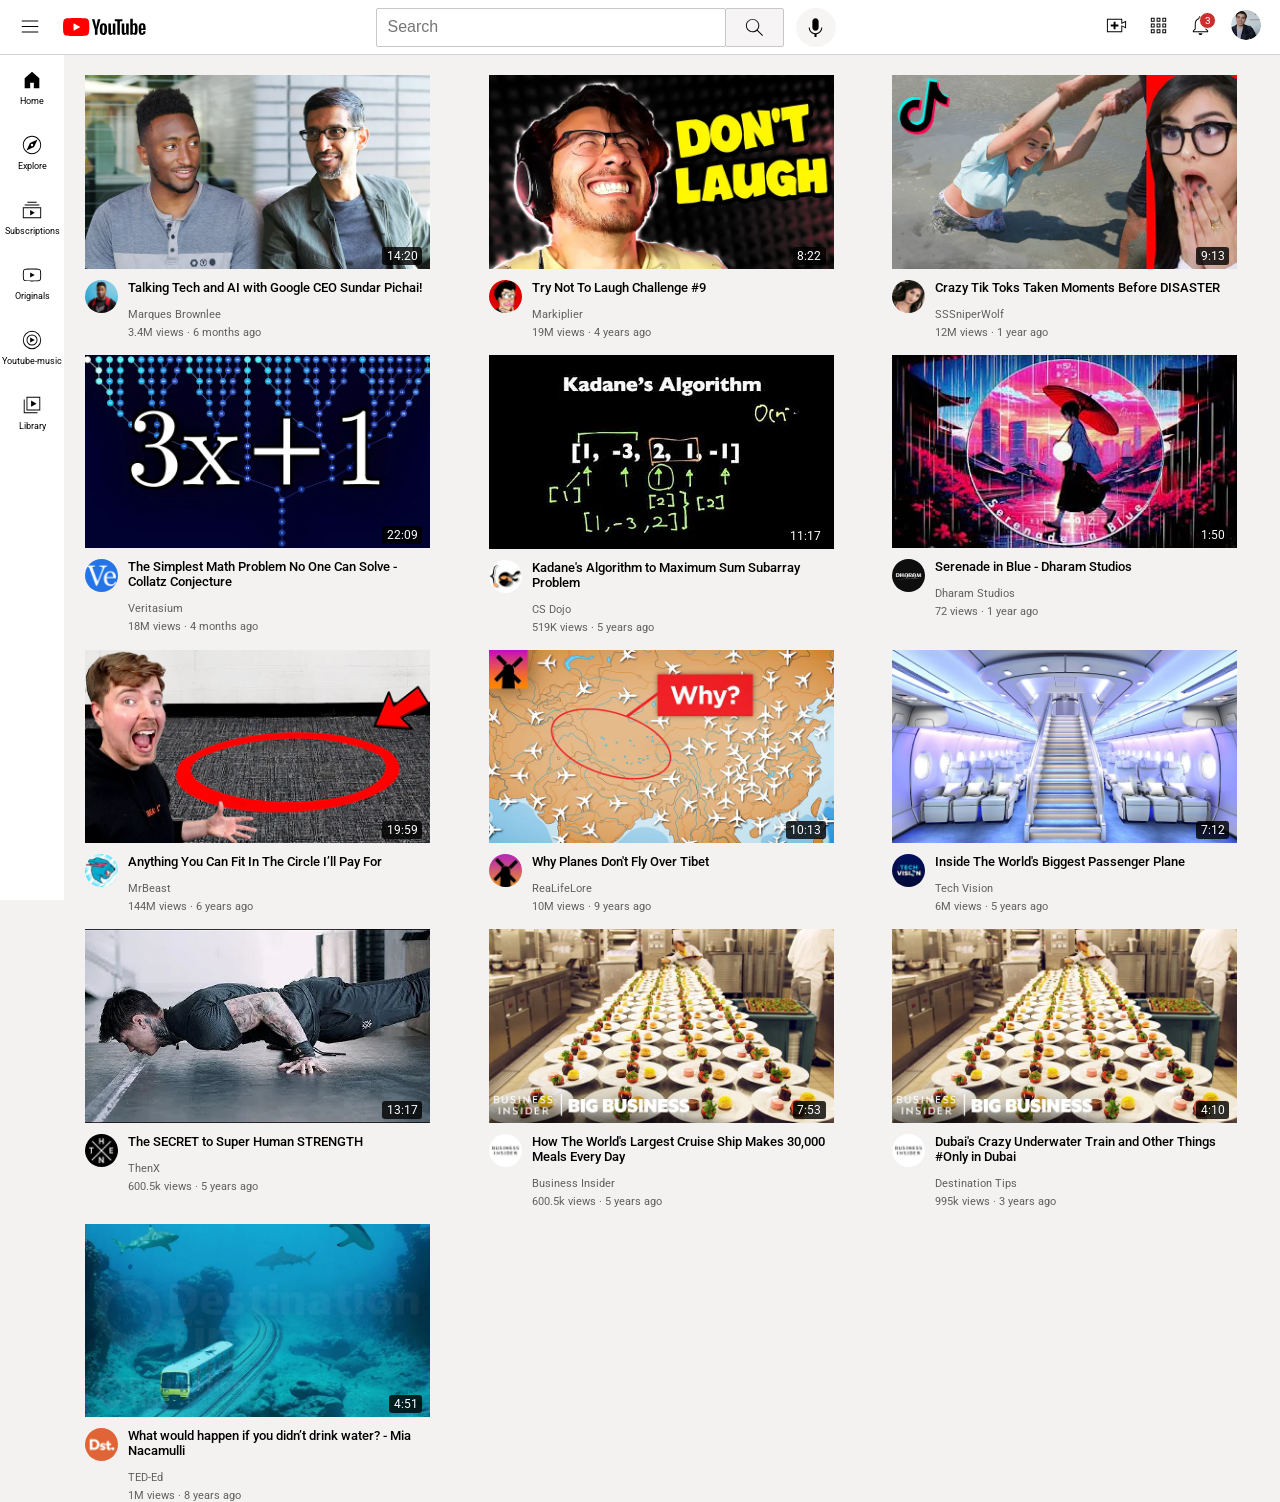
<file: YouTube_Home_Demo/index.html>
<!DOCTYPE html>
<html lang="en">
<head>
    <meta charset="UTF-8">
    <meta name="viewport" content="width=device-width, initial-scale=1.0">
    <title>youtube-home</title>
    
    <link href="https://fonts.googleapis.com/css2?family=Roboto:wght@100;300;400;500;700&display=swap" rel="stylesheet">

    <link rel="stylesheet" href="css/body.css">
    <link rel="stylesheet" href="css/header.css">
    <link rel="stylesheet" href="css/sidebar.css">
</head>
<body>

    <header class="whole-head">
        <div class="left-part">
            <img class="hamburger-menu" src="imgs/icons/hamburger-menu.svg" alt="">
            <img class="youtube-logo" src="imgs/icons/youtube-logo.svg" alt="">
        </div>

        <div class="middle-part">
            <input class="search-bar" type="text" placeholder="Search">
            <button class="Search-icon-button">
                <img class="search-icon" src="imgs/icons/search.svg" alt="">
                <span class="name-hover">Search</span>
            </button>
            <button class="search-voice-button">
                <img class="search-voice" src="imgs/icons/voice-search-icon.svg" alt="" class="">
                <span class="name-hover">Voice-Search</span>
            </button>
        </div>

        <div class="right-part">

            <div class="icon-wrapper">
                <img class="upload-icon" src="imgs/icons/upload.svg" alt="">
                <span class="name-hover">upload</span>
            </div>
            
            <div class="icon-wrapper">
                <img class="youtube-apps-icon" src="imgs/icons/youtube-apps.svg" alt="">
                <span class="name-hover">Youtube apps</span>
            </div>
            

            <div class="notifications-container">
                <img class="notifications-icon" src="imgs/icons/notifications.svg" alt="">
                <div class="notifications-in-count-num">3</div>
                <span class="name-hover">notifications</span>
            </div>
            <div class="icon-wrapper">
                <img class="my-channel-logo" src="imgs/profile-pic/my-channel.jpeg" alt="">
                <span class="name-hover">Your channel</span>
            </div>
            
        </div>
    </header>

    <aside class="sidebar">
        <div class="sidebar-icon"><img class="home-icon" src="imgs/icons/home.svg" alt="">Home</div>
        <div class="sidebar-icon"><img class="explore-icon" src="imgs/icons/explore.svg" alt="">Explore</div>
        <div class="sidebar-icon"><img class="subscriptions-icon" src="imgs/icons/subscriptions.svg" alt="">Subscriptions</div>
        <div class="sidebar-icon"><img class="originals-icon" src="imgs/icons/originals.svg" alt="">Originals</div>
        <div class="sidebar-icon"><img class="youtube-music-icon" src="imgs/icons/youtube-music.svg" alt="">Youtube-music</div>
        <div class="sidebar-icon"><img class="library-icon" src="imgs/icons/library.svg" alt="">Library</div>
    </aside>

    <main class="content">
        <section class="video-grid">

            <article class="video-thumbnail">
                <div class="thumbnail">
                    <a href="https://www.youtube.com/watch?v=n2RNcPRtAiY">
                        <img class="thumbnail-img" src="imgs/thumbnails/thumbnail-1.webp" alt="">
                    </a>
                    
                    <div>14:20</div>
                </div>
                    <div class="meta"> 
                        <div class="profile-pic-c"><img class="profile-pic-img" src="imgs/profile-pic/channel-1.jpeg" alt=""></div>
                            <div class="video-content">
                                <div><p class="video-name">Talking Tech and AI with Google CEO Sundar Pichai!</p> </div>
                                <div><p class="chan-name">Marques Brownlee</p></div>
                                <div><p class="video-review">3.4M views · 6 months ago</p></div>
                            </div> 
                        </div>
                    </div>
            </article>

            <article class="video-thumbnail">
                <div class="thumbnail">
                    <a href="https://www.youtube.com/watch?v=mP0RAo9SKZk">
                        <img class="thumbnail-img" src="imgs/thumbnails/thumbnail-2.webp" alt="">
                    </a>
                    
                    <div>8:22</div>
                </div>
                    <div class="meta"> 
                        <div class="profile-pic-c"><img class="profile-pic-img" src="imgs/profile-pic/channel-2.jpeg" alt=""></div>
                            <div class="video-content">
                                <div><p class="video-name">Try Not To Laugh Challenge #9</p> </div>
                                <div><p class="chan-name">Markiplier</p></div>
                                <div><p class="video-review">19M views · 4 years ago</p></div>
                            </div> 
                        </div>
                    </div>
            </article>

            <article class="video-thumbnail">
                <div class="thumbnail">
                    <a href="https://www.youtube.com/watch?v=FgjPQQeTh1w">
                        <img class="thumbnail-img" src="imgs/thumbnails/thumbnail-3.webp" alt="">
                    </a>
                    
                    <div>9:13</div>
                </div>
                    <div class="meta"> 
                        <div class="profile-pic-c"><img class="profile-pic-img" src="imgs/profile-pic/channel-3.jpeg" alt=""></div>
                            <div class="video-content">
                                <div><p class="video-name">Crazy Tik Toks Taken Moments Before DISASTER</p> </div>
                                <div><p class="chan-name">SSSniperWolf</p></div>
                                <div><p class="video-review">12M views · 1 year ago</p></div>
                            </div> 
                        </div>
                    </div>
            </article>

            <article class="video-thumbnail">
                <div class="thumbnail">
                    <a href="https://www.youtube.com/watch?v=094y1Z2wpJg">
                        <img class="thumbnail-img" src="imgs/thumbnails/thumbnail-4.webp" alt="">
                    </a>
                    
                    <div>22:09</div>
                </div>
                    <div class="meta"> 
                        <div class="profile-pic-c"><img class="profile-pic-img" src="imgs/profile-pic/channel-4.jpeg" alt=""></div>
                            <div class="video-content">
                                <div><p class="video-name">The Simplest Math Problem No One Can Solve - Collatz Conjecture</p> </div>
                                <div><p class="chan-name">Veritasium</p></div>
                                <div><p class="video-review">18M views · 4 months ago</p></div>
                            </div> 
                        </div>
                    </div>
            </article>

            <article class="video-thumbnail">
                <div class="thumbnail">
                    <a href="https://www.youtube.com/watch?v=86CQq3pKSUw">
                         <img class="thumbnail-img" src="imgs/thumbnails/thumbnail-5.webp" alt="">
                    </a>
                   
                    <div>11:17</div>
                </div>
                    <div class="meta"> 
                        <div class="profile-pic-c"><img class="profile-pic-img" src="imgs/profile-pic/channel-5.jpeg" alt=""></div>
                            <div class="video-content">
                                <div><p class="video-name">Kadane's Algorithm to Maximum Sum Subarray Problem</p> </div>
                                <div><p class="chan-name">CS Dojo</p></div>
                                <div><p class="video-review">519K views · 5 years ago</p></div>
                            </div> 
                        </div>
                    </div>
            </article>

            <article class="video-thumbnail">
                <div class="thumbnail">
                    <a href="https://www.youtube.com/watch?v=FhxQNQ_3H8Y">
                        <img class="thumbnail-img" src="imgs/thumbnails/thumbnail13.avif" alt="">
                    </a>
                    
                    <div >1:50</div>
                </div>
                    <div class="meta"> 
                        <div class="profile-pic-c"><img class="profile-pic-img" src="imgs/profile-pic/channel-13.jpg" alt=""></div>
                            <div class="video-content">
                                <div><p class="video-name">Serenade in Blue - Dharam Studios</p> </div>
                                <div><p class="chan-name">Dharam Studios</p></div>
                                <div><p class="video-review">72 views · 1 year ago</p></div>
                            </div> 
                        </div>
                    </div>
            </article>

            <article class="video-thumbnail">
                <div class="thumbnail">
                    <a href="https://www.youtube.com/watch?v=yXWw0_UfSFg">
                        <img class="thumbnail-img" src="imgs/thumbnails/thumbnail-6.webp" alt="">
                    </a>
                    
                    <div>19:59</div>
                </div>
                    <div class="meta"> 
                        <div class="profile-pic-c"><img class="profile-pic-img" src="imgs/profile-pic/channel-6.jpeg" alt=""></div>
                            <div class="video-content">
                                <div><p class="video-name">Anything You Can Fit In The Circle I’ll Pay For</p> </div>
                                <div><p class="chan-name">MrBeast</p></div>
                                <div><p class="video-review">144M views · 6 years ago</p></div>
                            </div> 
                        </div>
                    </div>
            </article>

            <article class="video-thumbnail">
                <div class="thumbnail">
                    <a href="https://www.youtube.com/watch?v=fNVa1qMbF9Y">
                         <img class="thumbnail-img" src="imgs/thumbnails/thumbnail-7.webp" alt="">
                    </a>
                   
                    <div>10:13</div>
                </div>
                    <div class="meta"> 
                        <div class="profile-pic-c"><img class="profile-pic-img" src="imgs/profile-pic/channel-7.jpeg" alt=""></div>
                            <div class="video-content">
                                <div><p class="video-name">Why Planes Don't Fly Over Tibet</p> </div>
                                <div><p class="chan-name">ReaLifeLore</p></div>
                                <div><p class="video-review">10M views · 9 years ago</p></div>
                            </div> 
                        </div>
                    </div>
            </article>

            <article class="video-thumbnail">
                <div class="thumbnail">
                    <a href="https://www.youtube.com/watch?v=lFm4EM1juls">
                        <img class="thumbnail-img" src="imgs/thumbnails/thumbnail-8.webp" alt="">
                    </a>
                    
                    <div>7:12</div>
                </div>
                    <div class="meta"> 
                        <div class="profile-pic-c"><img class="profile-pic-img" src="imgs/profile-pic/channel-8.jpeg" alt=""></div>
                            <div class="video-content">
                                <div><p class="video-name">Inside The World's Biggest Passenger Plane</p> </div>
                                <div><p class="chan-name">Tech Vision</p></div>
                                <div><p class="video-review">6M views · 5 years ago</p></div>
                            </div> 
                        </div>
                    </div>
            </article>

            <article class="video-thumbnail">
                <div class="thumbnail">
                    <a href="https://www.youtube.com/watch?v=ixmxOlcrlUc">
                        <img class="thumbnail-img" src="imgs/thumbnails/thumbnail-9.webp" alt="">
                    </a>
                    
                    <div>13:17</div>
                </div>
                    <div class="meta"> 
                        <div class="profile-pic-c"><img class="profile-pic-img" src="imgs/profile-pic/channel-9.jpeg" alt=""></div>
                            <div class="video-content">
                                <div><p class="video-name">The SECRET to Super Human STRENGTH</p> </div>
                                <div><p class="chan-name">ThenX</p></div>
                                <div><p class="video-review">600.5k views · 5 years ago</p></div>
                            </div> 
                        </div>
                    </div>
            </article>

            <article class="video-thumbnail">
                <div class="thumbnail">
                    <a href="https://www.youtube.com/watch?v=R2vXbFp5C9o">
                        <img class="thumbnail-img" src="imgs/thumbnails/thumbnail-10.webp" alt="">
                    </a>
                    
                    <div>7:53</div>
                </div>
                    <div class="meta"> 
                        <div class="profile-pic-c"><img class="profile-pic-img" src="imgs/profile-pic/channel-10.jpeg" alt=""></div>
                            <div class="video-content">
                                <div><p class="video-name">How The World's Largest Cruise Ship Makes 30,000 Meals Every Day</p> </div>
                                <div><p class="chan-name">Business Insider</p></div>
                                <div><p class="video-review">600.5k views · 5 years ago</p></div>
                            </div> 
                        </div>
                    </div>
            </article>

            <article class="video-thumbnail">
                <div class="thumbnail">
                    <a href="https://www.youtube.com/watch?v=0nZuYyXET3s">
                        <img class="thumbnail-img" src="imgs/thumbnails/thumbnail-10.webp" alt="">
                    </a>
                    
                    <div>4:10</div>
                </div>
                    <div class="meta"> 
                        <div class="profile-pic-c"><img class="profile-pic-img" src="imgs/profile-pic/channel-10.jpeg" alt=""></div>
                            <div class="video-content">
                                <div><p class="video-name">Dubai's Crazy Underwater Train and Other Things #Only in Dubai</p> </div>
                                <div><p class="chan-name">Destination Tips</p></div>
                                <div><p class="video-review">995k views · 3 years ago</p></div>
                            </div> 
                        </div>
                    </div>
            </article>

            <article class="video-thumbnail">
                <div class="thumbnail">
                    <a href="https://www.youtube.com/watch?v=9iMGFqMmUFs">
                        <img class="thumbnail-img" src="imgs/thumbnails/thumbnail-11.webp" alt="">
                    </a>
                    
                    <div >4:51</div>
                </div>
                    <div class="meta"> 
                        <div class="profile-pic-c"><img class="profile-pic-img" src="imgs/profile-pic/channel-11.jpeg" alt=""></div>
                            <div class="video-content">
                                <div><p class="video-name">What would happen if you didn’t drink water? - Mia Nacamulli</p> </div>
                                <div><p class="chan-name">TED-Ed</p></div>
                                <div><p class="video-review">1M views · 8 years ago</p></div>
                            </div> 
                        </div>
                    </div>
            </article>

            

        </section>
    </main>
    
</body>
</html>
</file>
<file: YouTube_Home_Demo/css/body.css>
*{
    margin: 0px;
    padding: 0px;
    box-sizing: border-box;   
}

body{
    font-family: Roboto, Arial;
    font-weight: 400;
    background-color: rgb(244, 241, 241);
}
.content{
    margin-top: 75px;
    margin-left: 85px;
}

.video-grid{
    display: grid;
    grid-template-columns: repeat(auto-fill, minmax(345px, 1fr));
    gap: 16px;
}
.video-thumbnail {
    display: inline-block;
    vertical-align: top;
    margin-right: 10.5px;
}

.thumbnail{
    display: inline-block;
    width: 345px;

    position: relative;
}
.thumbnail div{
    position: absolute;
    bottom: 8px;
    right: 8px;

    background-color: rgba(0, 0, 0, 0.8);
    color: white;
    font-size: 12px;
    font-family: Roboto, arial;
    padding: 2px 4.5px 2px 4.5px;
    border-radius: 3px;
}

.thumbnail-img{
    width: 100%;

}
.meta{
    display: flex;
    gap: 10px;
    width: 345px;

    margin-top: 7px;
}
.profile-pic-c{
    width: 33px;
    display: inline-block;
    vertical-align: top;
}
.profile-pic-img{
    width: 33px;
    border-radius: 25px;
}

.video-content{
    flex: 1;
    
}
.video-name{
    font-size: 12.5px;
    margin-bottom: 13px;

    font-weight: 500;
}
.chan-name{
    font-size:11px;
    margin-bottom: 5px;

    color: rgb(96, 96, 96);
}
.video-review{
    font-size:11px;

    color: rgb(96, 96, 96);
}
</file>
<file: YouTube_Home_Demo/css/header.css>
.whole-head{
    position: fixed;
    top: 0;
    left: 0;
    right: 0;
    height:55px;
    background-color: rgb(255, 255, 255);

    border-bottom: 1px solid lightgrey;

    display: flex;
    flex-direction: row;
    justify-content: space-between;

    z-index: 100;
}

.left-part{
    display: flex;
    align-items: center;

    gap: 22px;
    padding-left: 19px;
}
.left-part img{
    cursor: pointer;
}

.hamburger-menu{
    width: 22px;
}
.youtube-logo{
    width: 83px;
}

.middle-part{
    flex: 1;
    margin-left: 65px;
    margin-right: 65px;
    max-width: 500px;

    display: flex;
    align-items: center;

    width: 100%;
    flex-shrink: 0;
}

button{
    position: relative;

}

.name-hover{
    position: absolute;
    top:100%;
    left: 50%;
    transform: translateX(-50%);

    margin-top: 6px;
    background: rgba(97, 97, 97, 0.9);
    color: white;
    font-size: 12px;
    padding:5px 8px;
    border-radius: 2px;

    white-space: nowrap;

    opacity: 0;
    pointer-events: none;
    transition: opacity 0.2s ease;
}
button:hover .name-hover{
    opacity:1;
}

.search-bar{
    flex-shrink: 0;
    height: 39px;
    width: 350px;
    font-size: 16px;
    padding-left: 11px;
    border: 1px solid rgb(200, 200, 200);
    border-radius: 2px;

    outline: none;
    box-shadow: 0 0 5 1 lightgrey;
}
.search-bar:focus{
    border: 1px solid #1a73e8;
}


.Search-icon-button{
    height: 39px;
    width: 59px;
    border: 1px solid rgb(200, 200, 200);
    border-radius: 2px;
    margin-left: -1px;
    background-color: rgb(246, 244, 244);

    display: flex;
    align-items: center;
    justify-content: center;


    cursor: pointer;
}
.search-icon{
    width: 23px;
}

.search-voice-button{
    height: 39px;
    width: 40px;
    border: 1px none;
    border-radius: 39px;
    margin-left: 12px;
    background-color: rgb(247, 244, 244);

    display: flex;
    align-items: center;
    justify-content: center;

    cursor: pointer;
}
.search-voice{
    width: 25px;
}

.right-part{
    display: flex;
    align-items: center;
    justify-content: space-between;
    gap: 19px;  
    margin-right: 19px  ;
    cursor: pointer;
}

.icon-wrapper{
    position : relative;

}

.icon-wrapper .name-hover{
    position: absolute;
    top:100%;
    left: 50%;
    transform: translateX(-50%);

    margin-top: 6px;
    background: rgba(97, 97, 97, 0.9);
    color: white;
    font-size: 12px;
    padding:5px 8px;
    border-radius: 2px;

    white-space: nowrap;

    opacity: 0;
    pointer-events: none;
    transition: opacity 0.2s ease;
}

.icon-wrapper:hover .name-hover{
    opacity: 1;
}

.upload-icon{
    width: 23px;

}
.youtube-apps-icon{
    width: 23px;
}
.notifications-icon{
    width: 23px;
}

.notifications-container{
    position: relative;
}
.notifications-container span{
        position: absolute;
    top:100%;
    left: 50%;
    transform: translateX(-50%);

    margin-top: 6px;
    background: rgba(97, 97, 97, 0.9);
    color: white;
    font-size: 12px;
    padding:5px 8px;
    border-radius: 2px;

    white-space: nowrap;

    opacity: 0;
    pointer-events: none;
    transition: opacity 0.2s ease;
}
.notifications-container:hover span{
    opacity: 1;
}

.notifications-in-count-num{
    position: absolute;
    top: -2px;
    right: -4px;

    background-color: rgb(204, 45, 45);
    color: white;
    border: 1.5px solid white;
    font-size: 9.5px;
    font-family: Roboto, arial;
    padding: 2px 4.5px 2px 4.5px;
    border-radius: 25px;
}


.my-channel-logo{
    width: 30px;
    height: 30px;
    border-radius: 15px;
}
</file>
<file: YouTube_Home_Demo/css/sidebar.css>
.sidebar{
    position: fixed;
    left: 0;
    bottom: 0;
    top: 55px;

    background-color: rgb(255, 255, 255);
    width: 65px;

    border-right: 1px solid rgb(244, 243, 243);
    border-top: none;
}

.sidebar-icon{
    height: 65px;
    cursor: pointer;

    display: flex;
    flex-direction: column;
    align-items: center;
    justify-content: center;
}
.sidebar-icon:hover{
    background-color: lightgray;
}

.sidebar-icon img {
    width: 22px;
    padding-bottom: 5px;
}

.sidebar div{
    font-family: Roboto, Arial;
    font-size: 9px;
}
</file>
